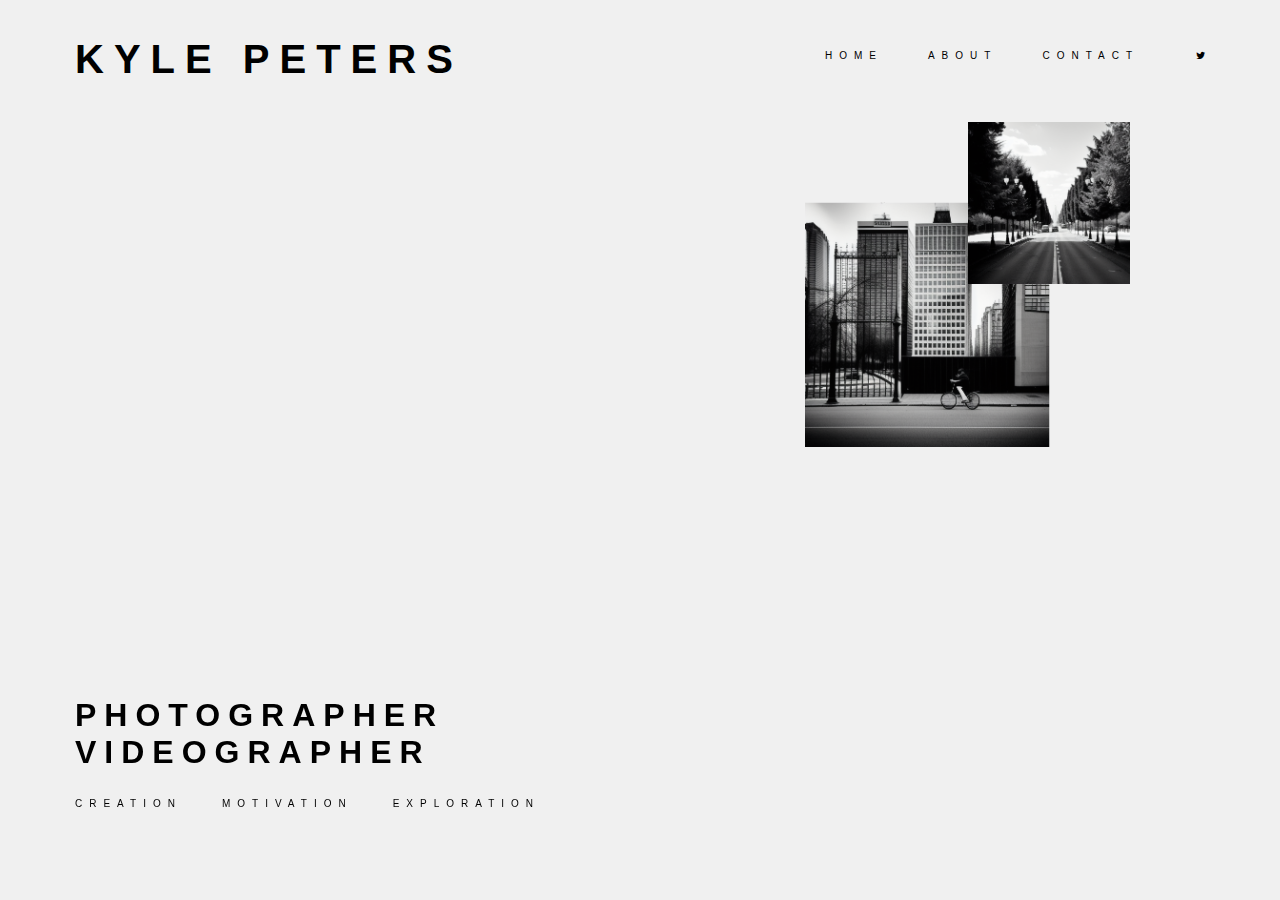
<file: index.html>
<!-------w---------

    Project 2 
    Name: Zach Jordan
    Date: 2023 08 21
    Description: This is the main page of the site. I made it minimal with a couple photos and a small header saying what the client is to get staight to the point.

------------------>
<!DOCTYPE html>
<html lang="en">
<head>
    <meta charset="UTF-8" />
    <title>Kyle Peters</title>
    <link rel="stylesheet" href="styles.css">
    <script src="hamburger.js"></script>
    <link rel="stylesheet" href="https://cdnjs.cloudflare.com/ajax/libs/font-awesome/4.7.0/css/font-awesome.min.css">
</head>
<body>
    <div id="overlay" class="overlay"></div>
    <header>
        <h1 id="page_title">KYLE PETERS</h1>
        <nav>
            <div class="hamburger">
                <div class="hamburger-line"></div>
                <div class="hamburger-line"></div>
                <div class="hamburger-line"></div>
            </div>
            <ul id="nav_links">
                <li class="list_links"><a href="index.html">HOME</a></li>
                <li class="list_links"><a href="about.html">ABOUT</a></li>
                <li class="list_links"><a href="contact.html">CONTACT</a></li>
                <li class="icon_links"><a href="https://twitter.com/Kyle_peters__" class="fa fa-twitter"></a></li>
                <li class="social_links"><a href="https://twitter.com/Kyle_peters__">TWITTER</a></li>
                <button id="closeButton">X</button>
            </ul>
        </nav>
    </header>
    <container id="home_content">
        <div id="home_photos">
            <img id="home_photo1" src="images/home_photo1.png" alt="A person riding a bike in the city">
        </div>
        <div id="home_info">
            <h2>PHOTOGRAPHER VIDEOGRAPHER</h2>
            <ul>
                <li>CREATION</li>
                <li>MOTIVATION</li>
                <li>EXPLORATION</li>
            </ul>
        </div>
    </container>
</body>
</html>
</file>
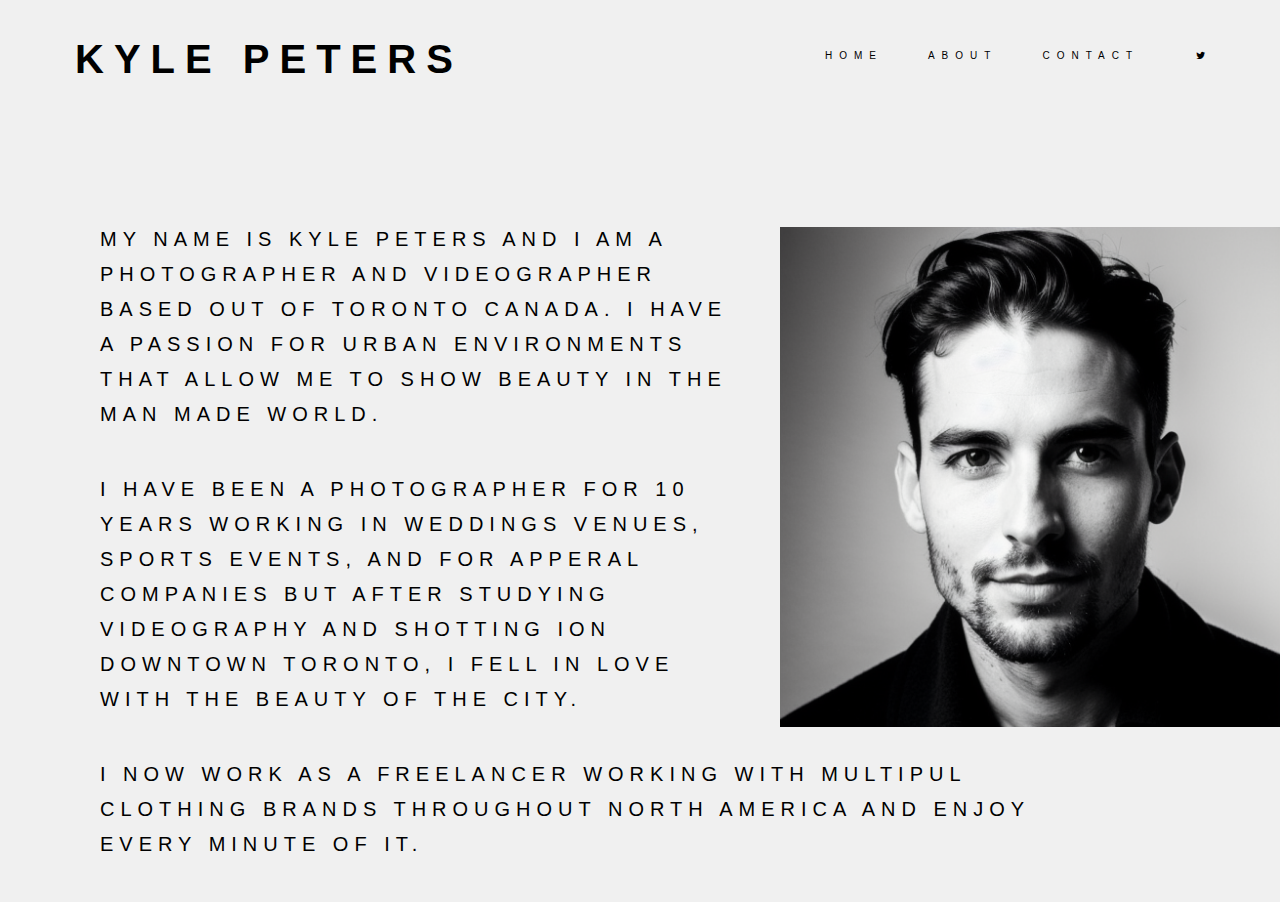
<file: about.html>
<!-------w---------

    Project 2 
    Name: Zach Jordan
    Date: 2023 08 21
    Description: This page is for the general information about the client as well as a portrait photo.

------------------>

<!DOCTYPE html>
<html lang="en">
<head>
    <meta charset="UTF-8" />
    <title>Kyle Peters - About</title>
    <script src="hamburger.js"></script>
    <link rel="stylesheet" href="styles.css">
    <link rel="stylesheet" href="https://cdnjs.cloudflare.com/ajax/libs/font-awesome/4.7.0/css/font-awesome.min.css">
</head>
<body>
    <div id="overlay" class="overlay"></div>
    <header>
        <h1 id="page_title">KYLE PETERS</h1>
        <nav>
            <div class="hamburger">
                <div class="hamburger-line"></div>
                <div class="hamburger-line"></div>
                <div class="hamburger-line"></div>
            </div>
            <ul id="nav_links">
                <li class="list_links"><a href="index.html">HOME</a></li>
                <li class="list_links"><a href="about.html">ABOUT</a></li>
                <li class="list_links"><a href="contact.html">CONTACT</a></li>
                <li class="icon_links"><a href="https://twitter.com/Kyle_peters__" class="fa fa-twitter"></a></li>
                <li class="social_links"><a href="https://twitter.com/Kyle_peters__">TWITTER</a></li>
                <button id="closeButton">X</button>
            </ul>
        </nav>
    </header>
    <container id="about_content">
        <div id="about_photo">
            <img id="about_photo1" src="images/about_photo.png" alt="A black and white portrait of Kyle Peters">
        </div>
        <div id="about_info">
            <p>MY NAME IS KYLE PETERS AND I AM A PHOTOGRAPHER AND VIDEOGRAPHER BASED 
            OUT OF TORONTO CANADA. I HAVE A PASSION FOR URBAN ENVIRONMENTS THAT ALLOW ME TO SHOW
            BEAUTY IN THE MAN MADE WORLD.
            </p>
            <p>I HAVE BEEN A PHOTOGRAPHER FOR 10 YEARS WORKING IN WEDDINGS VENUES, SPORTS EVENTS, AND FOR APPERAL
            COMPANIES BUT AFTER STUDYING VIDEOGRAPHY AND SHOTTING ION DOWNTOWN TORONTO, I FELL IN LOVE WITH 
            THE BEAUTY OF THE CITY.   
            </p>
            <p>I NOW WORK AS A FREELANCER WORKING WITH MULTIPUL CLOTHING BRANDS THROUGHOUT NORTH AMERICA AND 
            ENJOY EVERY MINUTE OF IT.
            </p>
        </div>
    </container>
</body>
</html>
</file>
<file: styles.css>
/******w***********
    
    Project 2 Stylesheet
    Name: Zach Jordan
    Date: 2023 08 21
    Description: These are all the styles for all 3 webpages as well as their media queries.

******************/

/* styles for all pages */
body {
    margin: 0;
    padding: 0;
    font-family: Arial, Helvetica, sans-serif;
    background-color: rgb(240, 240, 240);
}

header {
    display: flex;
    justify-content: space-between;
    align-items: center; 
    padding: 10px 100px 0 100px;
}

header h1 {
    white-space: nowrap;
    font-size: 75px;
    margin-bottom: 20px; 
    letter-spacing: 10px;
}

header ul {
    display: flex;
    align-items: center;
    margin: auto; 
    padding: 0;
    margin: 0;
}

#overlay {
    display: none;
    position: fixed;
    top: 0;
    left: 0;
    width: 100%;
    height: 100%;
}

.list_links {
    list-style: none;
    font-size: 20px;
    letter-spacing: 10px;
    padding-right: 90px;
}

.social_links {
    font-size: 20px;
    letter-spacing: 10px;
    display: none;
}

.icon_links {
    list-style: none;
    font-size: 20px;
    padding-left: 20px;
}

header ul li a {
    text-decoration: none;
    color: black;
    transition: color 0.5s ease-in-out;
}

header ul li a:hover {
    color: rgb(155, 155, 155);
}

#closeButton {
    display: none;
    background-color: transparent;
    border: none;
    cursor: pointer;
    color: white;
    font-size: 18px;
}

.hamburger {
    position: fixed;
    display: none; 
    flex-direction: column;
    cursor: pointer;
    align-items: center; 
    justify-content: center; 
    margin-right: 20px; 
}

.hamburger-line {
    width: 25px;
    height: 3px;
    background-color: black;
    margin: 3px 0;
}

/* Home page styles */
#home_photos {
    float: right;
}
#home_photo1 {
    height: 650px;
    right: 0;
    bottom: 0;
    padding-right: 250px;
    padding-top: 20px;
}

#home_info {
    width: 750px;
    padding-left: 100px;
    padding-bottom: 100px;
    position: fixed;
    bottom: 0;
    left: 0;
}

#home_info h2 {
    font-size: 60px;
    letter-spacing: 10px;
}

#home_content ul{
    display: flex;
    padding: 0;
}

#home_content ul li {
    list-style: none;
    font-size: 20px;
    letter-spacing: 3px;
    margin: 0;
    padding-right: 50px;
    letter-spacing: 10px;
}

/* About page styles */
#about_photo1 {
    height: 700px;
    padding-top: 50px;
    float: right;
}

#about_info {
    width: 1000px;
    padding-left: 100px;
    padding-top: 100px;
}

#about_info p {
    font-size: 20px;
    letter-spacing: 6px;
    line-height: 35px;
    padding-bottom: 20px;
}

/* Contact page styles */
#contact_photo1 {
    height: 600px;
    padding-top: 50px;
    float: right;
}

/* Form */
form {
    display: flex;
    flex-direction: column;
    align-items: center;
}

form ol {
    padding: 0;
}
form ol li {
    display: flex;
    flex-direction: column;
    align-items: center;
    list-style: none;
    font-size: 20px;
    letter-spacing: 10px;
}

label {
    padding-top: 50px;
    padding-bottom: 15px;
    align-items: center;
}

input {
    font-size: 15px;
    padding: 5px;
    text-align: center;
    border-radius: 5px;
    border: 1px solid rgb(179, 179, 179);
}

textarea {
    font-size: 15px;
    padding: 5px;
    border-radius: 10px;
}

#name_input {
    width: 250px;
    height: 20px;
}

#email_input {
    width: 250px;
    height: 20px;
}

#msg_input {
    width: 400px;
    height: 150px;
}

button {
    width: 150px;
    height: 40px;
    border: none;
    border-radius: 10px;
    background-color: rgb(207, 207, 207);
}

/* Error messages */
form .error{
    visibility: hidden;
    color: red;
    font-size: 15px;
} 

@media screen and (min-width: 1367px) and (max-width: 1920px) {
    header h1 {
        font-size: 50px;
        margin-bottom: 20px; 
        letter-spacing: 8px;
    }

    .list_links {
        font-size: 13px;
        letter-spacing: 7px;
        padding-right: 60px;
    }
    
    .icon_links {
        font-size: 13px;
        padding-left: 17px;
    }
    /* Home page styles */
    #home_photo1 {
        height: 450px;
        padding-bottom: 150px;
        padding-right: 210px;
    }

    #home_info h2 {
        font-size: 37px;
        letter-spacing: 10px;
    }
    
    #home_content ul li {
        font-size: 12px;
        padding-right: 40px;
        letter-spacing: 8px;
    }
}

@media screen and (min-width: 1024px) and (max-width: 1366px) {
    header { 
        padding: 10px 75px 0 75px;
    }

    header h1 {
        font-size: 40px;
    }

    .list_links {
        font-size: 10px;
        letter-spacing: 7px;
        padding-right: 45px;
    }
    
    .icon_links {
        font-size: 10px;
        padding-left: 12px;
    }

    /* Home page styles */
    #home_photo1 {
        height: 325px;
        padding-right: 150px;
        padding-bottom: 175px;
    }

    #home_info {
        width: 700px;
        padding-left: 75px;
        padding-bottom: 75px;
    }

    #home_info h2 {
        font-size: 32px;
        letter-spacing: 8px;
    }
    
    #home_content ul li {
        font-size: 10px;
        padding-right: 40px;
        letter-spacing: 7px;
    }

    /* About style */
    #about_photo1 {
        height: 500px;
        padding-top: 125px;
        padding-left: 50px;
    }
}

@media screen and (min-width: 769px) and (max-width: 1023px) {
    header h1 {
        margin-bottom: 20px;
    }

    #nav_links {
        position: fixed;
        align-items: center;
        justify-content: center;
        top: 50%;
        left: 50%;
        height: 100vh;
        width: 100vw;
        transform: translate(-50%, -50%);
        background-color: rgba(0, 0, 0, 0.415);
        flex-direction: column;
        align-items: center;
        display: none;
        z-index: 1; /* Add this line to adjust the z-index */
    }

    .list_links {
        padding-top: 100px;
        padding: 0;
        margin: 0;
        height: 40px;
    }

    .social_links {
        height: 40px;
    }

    header ul li a {
        text-decoration: none;
        color: rgb(230, 230, 230);
        transition: color 0.5s ease-in-out;
    }
    
    header ul li a:hover {
        color: rgb(255, 255, 255);
    }
    
    /* Hide the social media icons */
    .icon_links {
        display: none;
    }
    
    /* Show the hamburger button */
    .hamburger {
        display: flex;
    }
    
    /* Show the navigation list when the hamburger button is clicked */
    #nav_links.show {
        display: flex;
        flex-direction: column; 
        align-items: center; 
    }

    #closeButton.show {
        display: block;
    }

    /* Home page styles */
    #home_photos {
        display: flex;
        justify-content: center;
        align-items: center;
        
    }
    
    #home_photo1 {
        height: 500px;
        position: absolute;
        top: 45%;
        left: 60%;
        transform: translate(-50%, -50%);
    }

    #home_info {
        display: flex;
        flex-direction: column;
        width: 90%;
        padding-bottom: 25px;
        text-align: center;
        justify-content: center;
        padding-left: 0;
        left: 50%;
        transform: translateX(-50%);
        align-items: center;
    }

    #home_info h2 {
        font-size: 50px;
    }
    
    #home_info ul {
        list-style: none;
        display: flex;
        align-items: center;
        justify-content: center; 
    }

    #home_info ul li:last-child {
        padding-right: 0;
    }

    /* About styles */
    #about_photo1 {
        height: 500px;
        padding-top: 50px;
        padding-left: 20px;
        float: right;
    }

    #about_info {
        padding-left: 100px;
        padding-top: 100px;
    }
    
    #about_info p {
        font-size: 16px;
        letter-spacing: 1px;
        line-height: 35px;
        padding-bottom: 20px;
    }

    /* Form */
    form {
        position: absolute;
        top: 50%;
        left: 50%;
        transform: translate(-50%, -50%);
        white-space: nowrap;
    }
    
}
</file>
